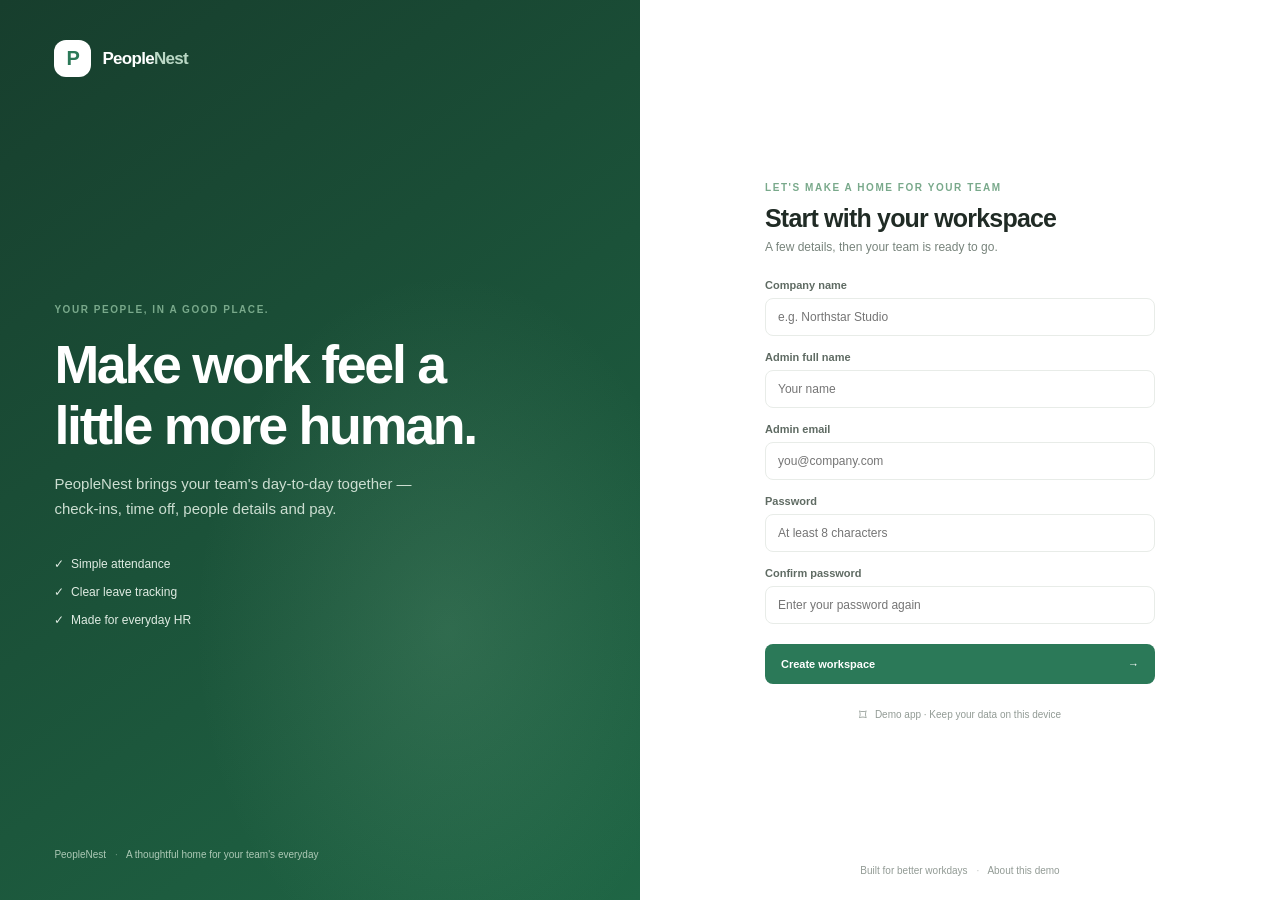
<file: index.html>
<!doctype html>
<html lang="en">
<head>
  <meta charset="utf-8">
  <meta name="viewport" content="width=device-width, initial-scale=1">
  <meta name="theme-color" content="#f5f7f5">
  <title>PeopleNest — Your team's home</title>
  <link rel="stylesheet" href="css/style.css">
</head>
<body class="auth-page">
  <main class="auth-layout">
    <section class="auth-intro">
      <a class="brand brand-light" href="index.html"><span class="brand-symbol">P</span><span>People<span class="brand-lite">Nest</span></span></a>
      <div class="intro-copy">
        <span class="eyebrow">YOUR PEOPLE, IN A GOOD PLACE.</span>
        <h1>Make work feel a little more human.</h1>
        <p>PeopleNest brings your team's day-to-day together — check-ins, time off, people details and pay.</p>
        <div class="intro-points"><span>✓ &nbsp;Simple attendance</span><span>✓ &nbsp;Clear leave tracking</span><span>✓ &nbsp;Made for everyday HR</span></div>
      </div>
      <div class="intro-footer">PeopleNest <span>·</span> A thoughtful home for your team's everyday</div>
    </section>
    <section class="auth-form-side">
      <div class="mobile-brand"><span class="brand-symbol">P</span><span>People<span class="brand-lite">Nest</span></span></div>
      <div class="auth-card">
        <div class="auth-heading"><span class="eyebrow" id="auth-eyebrow">WELCOME BACK</span><h2 id="auth-title">Sign in to your workspace</h2><p id="auth-description">Enter your details to continue.</p></div>
        <div id="auth-message" class="message" hidden></div>
        <form id="setup-form" hidden>
          <label class="field"><span>Company name</span><input name="companyName" required maxlength="80" placeholder="e.g. Northstar Studio"></label>
          <label class="field"><span>Admin full name</span><input name="fullName" required maxlength="80" placeholder="Your name"></label>
          <label class="field"><span>Admin email</span><input name="email" type="email" required autocomplete="email" placeholder="you@company.com"></label>
          <label class="field"><span>Password</span><input name="password" type="password" minlength="8" required autocomplete="new-password" placeholder="At least 8 characters"></label>
          <label class="field"><span>Confirm password</span><input name="confirmPassword" type="password" minlength="8" required autocomplete="new-password" placeholder="Enter your password again"></label>
          <button class="button button-primary button-wide" type="submit"><span>Create workspace</span><span>→</span></button>
        </form>
        <form id="login-form" hidden>
          <label class="field"><span>Email address</span><input name="email" type="email" required autocomplete="username" placeholder="you@company.com"></label>
          <label class="field"><span>Password</span><input name="password" type="password" required autocomplete="current-password" placeholder="Your password"></label>
          <button class="button button-primary button-wide" type="submit"><span>Sign in</span><span>→</span></button>
        </form>
        <div class="auth-note"><span class="lock-icon">⌑</span> Demo app · Keep your data on this device</div>
      </div>
      <div class="auth-bottom">Built for better workdays <span>·</span> <a href="README.md">About this demo</a></div>
    </section>
  </main>
  <div id="toast" class="toast" role="status" aria-live="polite"></div>
  <script src="js/storage.js"></script>
  <script src="js/auth.js"></script>
</body>
</html>
</file>
<file: css/style.css>
:root {
  font-family: "DM Sans", "Segoe UI", sans-serif;
  color: #202b25;
  background: #f5f7f5;
  font-synthesis: none;
  text-rendering: optimizeLegibility;
  --green: #2b7958;
  --green-dark: #216447;
  --green-soft: #e9f3ed;
  --ink: #202b25;
  --muted: #78847c;
  --line: #e8ece8;
  --surface: #fff;
  --canvas: #f5f7f5;
  --amber: #ab762a;
  --amber-soft: #fff5e3;
  --red: #b94f45;
  --red-soft: #fff0ee;
  --blue: #557fa8;
  --blue-soft: #edf4fa;
  --shadow: 0 16px 50px rgba(27, 44, 34, .08);
}
* { box-sizing: border-box; }
[hidden] { display: none !important; }
body { margin: 0; min-width: 320px; min-height: 100vh; background: var(--canvas); color: var(--ink); }
body.dark { --ink:#e7eee9; --muted:#9aa99f; --line:#2b3a31; --surface:#1d2922; --canvas:#141d18; --green-soft:#233b2e; --amber-soft:#3c3323; --red-soft:#3c2826; --blue-soft:#253442; }
button,input,select,textarea { font: inherit; }
button { cursor: pointer; }
a { color: inherit; }
.brand { display:flex;align-items:center;gap:11px;text-decoration:none;color:var(--ink);font:800 17px Manrope,sans-serif;letter-spacing:-.7px; }
.brand-symbol { display:grid;place-items:center;width:37px;height:37px;border-radius:12px;background:var(--green);color:#fff;font:800 20px Manrope,sans-serif; }
.brand-lite { color:var(--green);font-weight:600; }
.auth-page { min-height:100vh;background:#fff; }
.auth-layout { min-height:100vh;display:grid;grid-template-columns:1fr 1fr; }
.auth-intro { display:flex;flex-direction:column;justify-content:space-between;padding:40px 8.5%;color:#fff;background:radial-gradient(ellipse at 70% 70%,rgba(159,205,172,.15),transparent 40%),linear-gradient(145deg,#173e2d,#1f6645); }
.brand-light { color:#fff; }
.brand-light .brand-symbol { color:var(--green);background:#fff; }
.brand-light .brand-lite { color:#bad8c5; }
.intro-copy { max-width:480px;margin:auto 0; }
.eyebrow { color:#79a98b;font-size:10px;font-weight:700;letter-spacing:1.55px; }
.intro-copy h1 { font:800 clamp(36px,4.2vw,57px)/1.12 Manrope,sans-serif;letter-spacing:-2.3px;margin:17px 0 16px; }
.intro-copy p { color:#ccded1;font-size:15px;line-height:1.7;max-width:390px; }
.intro-points { display:grid;gap:14px;margin-top:35px;color:#e0ece3;font-size:12px; }
.intro-footer,.auth-bottom { color:#adc9b6;font-size:10px; }
.intro-footer span,.auth-bottom span { opacity:.55;padding:0 6px; }
.auth-form-side { display:flex;flex-direction:column;align-items:center;justify-content:center;padding:35px 24px;position:relative; }
.auth-card { width:min(390px,100%); }
.auth-heading { margin-bottom:25px; }
.auth-heading h2 { font:800 25px Manrope,sans-serif;letter-spacing:-.8px;margin:9px 0 7px; }
.auth-heading p { color:var(--muted);font-size:12px;margin:0; }
.auth-card form { display:grid;gap:15px; }
.field { display:grid;gap:7px;min-width:0; }
.field>span,.field>label { color:#5f6b63;font-size:11px;font-weight:700; }
body.dark .field>span,body.dark .field>label { color:#c3d0c7; }
.field input,.field select,.field textarea,.control { width:100%;border:1px solid var(--line);border-radius:8px;padding:11px 12px;color:var(--ink);background:var(--surface);outline:none;font-size:12px;transition:border-color .15s,box-shadow .15s; }
.field textarea { resize:vertical;min-height:84px; }
.field input:focus,.field select:focus,.field textarea:focus,.control:focus { border-color:#81ae91;box-shadow:0 0 0 3px rgba(43,121,88,.1); }
.button { display:inline-flex;align-items:center;justify-content:center;gap:8px;border:1px solid transparent;border-radius:8px;padding:10px 14px;font-size:11px;font-weight:700;transition:background .15s,border .15s,transform .15s;text-decoration:none; }
.button:disabled { opacity:.6;cursor:wait; }
.button-primary { background:var(--green);color:#fff; }
.button-primary:hover { background:var(--green-dark); }
.button-secondary { background:var(--surface);color:var(--ink);border-color:var(--line); }
.button-secondary:hover { border-color:#b7c8bb;color:var(--green); }
.button-danger { background:var(--red-soft);color:var(--red); }
.button-small { padding:7px 10px;font-size:10px; }
.button-wide { width:100%;margin-top:5px;justify-content:space-between;padding:13px 15px; }
.message { border-radius:7px;padding:10px 12px;margin-bottom:15px;font-size:11px; }
.message.error { color:var(--red);background:var(--red-soft); }
.message.success { color:var(--green);background:var(--green-soft); }
.auth-note { display:flex;align-items:center;justify-content:center;gap:8px;color:#929b95;font-size:10px;margin-top:22px; }
.lock-icon { font-size:15px; }
.auth-bottom { position:absolute;bottom:24px;color:#929b95; }
.auth-bottom a { text-decoration:none; }
.auth-bottom a:hover { color:var(--green); }
.mobile-brand { display:none; }
.app-shell { min-height:100vh; }
.sidebar { position:fixed;inset:0 auto 0 0;width:246px;display:flex;flex-direction:column;padding:23px 16px 17px;background:var(--surface);border-right:1px solid var(--line);z-index:5; }
.sidebar .brand { padding:0 9px 29px; }
.nav-caption { padding:12px 12px 9px;color:#9aa49c;font-size:9px;font-weight:700;letter-spacing:1.25px;text-transform:uppercase; }
.nav-list { display:grid;gap:4px; }
.nav-link { display:flex;align-items:center;gap:11px;width:100%;padding:10px 12px;border:0;border-radius:8px;background:transparent;color:var(--muted);text-decoration:none;font-size:11px;font-weight:600;transition:.15s; }
.nav-link:hover { color:var(--green);background:var(--green-soft); }
.nav-link.active { background:var(--green-soft);color:var(--green-dark); }
.nav-icon { display:inline-grid;place-items:center;width:18px;font-size:15px; }
.side-bottom { margin-top:auto; }
.side-tools { display:flex;gap:6px;margin:0 2px 12px; }
.side-tool { flex:1;border:1px solid var(--line);border-radius:7px;padding:8px 7px;background:transparent;color:var(--muted);font-size:10px; }
.side-tool:hover { color:var(--green);border-color:#b5cbbc; }
.profile-chip { display:flex;align-items:center;gap:9px;border-top:1px solid var(--line);padding:15px 7px 2px; }
.avatar { width:33px;height:33px;display:grid;place-items:center;flex:none;border-radius:10px;background:var(--green-soft);color:var(--green);font-size:10px;font-weight:800; }
.profile-text { min-width:0;flex:1; }
.profile-text strong,.profile-text span { display:block;overflow:hidden;text-overflow:ellipsis;white-space:nowrap; }
.profile-text strong { font-size:10px; }
.profile-text span { color:var(--muted);font-size:9px;margin-top:3px; }
.logout { width:27px;height:27px;border:0;border-radius:6px;background:transparent;color:var(--muted);font-size:14px; }
.logout:hover { background:var(--red-soft);color:var(--red); }
.main-area { margin-left:246px;min-height:100vh; }
.topbar { height:73px;display:flex;align-items:center;justify-content:space-between;padding:0 36px;background:var(--surface);border-bottom:1px solid var(--line); }
.topbar-left { display:flex;align-items:center;gap:11px; }
.topbar-title { font:800 15px Manrope,sans-serif;letter-spacing:-.25px; }
.topbar-subtitle { color:var(--muted);font-size:10px;margin-top:4px; }
.topbar-right { display:flex;align-items:center;gap:13px; }
.today-label { color:var(--muted);font-size:10px; }
.topbar-avatar { display:grid;place-items:center;width:30px;height:30px;border-radius:50%;background:#eef1e8;color:#68784d;font-size:9px;font-weight:800; }
.mobile-menu { display:none; }
.page { max-width:1440px;margin:0 auto;padding:29px 36px 48px; }
.page-heading { display:flex;justify-content:space-between;align-items:flex-start;gap:14px;margin-bottom:21px; }
.page-heading h1 { margin:0;font:800 22px Manrope,sans-serif;letter-spacing:-.8px; }
.page-heading p { margin:6px 0 0;color:var(--muted);font-size:11px; }
.page-actions { display:flex;gap:8px;flex-wrap:wrap; }
.stats-grid { display:grid;grid-template-columns:repeat(5,minmax(0,1fr));gap:12px; }
.stats-grid.stats-four { grid-template-columns:repeat(4,minmax(0,1fr)); }
.stat-card,.panel,.table-card,.report-card { background:var(--surface);border:1px solid var(--line);border-radius:10px; }
.stat-card { min-height:116px;padding:15px 15px 13px; }
.stat-head { display:flex;align-items:center;justify-content:space-between;gap:6px;color:var(--muted);font-size:10px;font-weight:600; }
.stat-icon { width:28px;height:28px;display:grid;place-items:center;border-radius:8px;background:var(--green-soft);color:var(--green);font-size:14px; }
.stat-card:nth-child(2) .stat-icon { background:var(--blue-soft);color:var(--blue); }
.stat-card:nth-child(3) .stat-icon { background:var(--red-soft);color:var(--red); }
.stat-card:nth-child(4) .stat-icon { background:var(--amber-soft);color:var(--amber); }
.stat-value { margin-top:11px;font:800 24px Manrope,sans-serif;letter-spacing:-1px; }
.stat-note { margin-top:4px;color:var(--muted);font-size:9px; }
.content-grid { display:grid;grid-template-columns:minmax(0,1.35fr) minmax(270px,.9fr);gap:14px;margin-top:14px; }
.panel { padding:17px; }
.panel-header { display:flex;align-items:flex-start;justify-content:space-between;gap:10px;margin-bottom:15px; }
.panel-title { font:700 12px Manrope,sans-serif; }
.panel-subtitle { color:var(--muted);font-size:9px;margin-top:4px; }
.plain-link { border:0;background:transparent;padding:4px;color:var(--green);font-size:10px;font-weight:700;text-decoration:none; }
.plain-link:hover { text-decoration:underline; }
.table-card { margin-top:14px;overflow:hidden; }
.table-header { display:flex;align-items:center;justify-content:space-between;gap:12px;padding:15px 17px; }
.table-title { font:700 12px Manrope,sans-serif; }
.table-tools { display:flex;align-items:center;gap:8px;flex-wrap:wrap; }
.search-input,.filter-select { border:1px solid var(--line);border-radius:7px;background:var(--surface);color:var(--ink);padding:8px 10px;font-size:10px;outline:none; }
.search-input { width:190px; }
.search-input:focus,.filter-select:focus { border-color:#81ae91; }
.table-wrap { width:100%;overflow:auto; }
table { width:100%;border-collapse:collapse;white-space:nowrap; }
th { padding:10px 15px;background:color-mix(in srgb,var(--surface) 91%,var(--canvas));border-top:1px solid var(--line);color:#919c94;text-align:left;font-size:8px;letter-spacing:.8px;text-transform:uppercase; }
td { padding:11px 15px;border-top:1px solid var(--line);color:var(--muted);font-size:10px; }
td strong { color:var(--ink);font-weight:600; }
.person-cell { display:flex;align-items:center;gap:8px; }
.person-cell .avatar { width:29px;height:29px;border-radius:8px;font-size:8px; }
.person-cell strong,.person-cell span { display:block; }
.person-cell span { font-size:9px;margin-top:3px;color:var(--muted); }
.status { display:inline-flex;align-items:center;gap:5px;border-radius:30px;padding:5px 8px;background:var(--green-soft);color:var(--green);font-size:8px;font-weight:700; }
.status::before { content:"";width:5px;height:5px;border-radius:50%;background:currentColor; }
.status.warning { background:var(--amber-soft);color:var(--amber); }
.status.danger { background:var(--red-soft);color:var(--red); }
.status.neutral { background:var(--blue-soft);color:var(--blue); }
.row-actions { display:flex;gap:4px; }
.icon-button { width:26px;height:26px;border:0;border-radius:6px;background:transparent;color:#9aa49c;font-size:12px; }
.icon-button:hover { background:var(--green-soft);color:var(--green); }
.icon-button.delete:hover { background:var(--red-soft);color:var(--red); }
.empty-state { padding:25px 15px;color:var(--muted);text-align:center;font-size:10px; }
.empty-state strong { display:block;color:var(--ink);font:700 12px Manrope,sans-serif;margin-bottom:5px; }
.chart-bars { height:165px;display:flex;align-items:flex-end;justify-content:space-around;gap:12px;padding:14px 5px 21px;border-bottom:1px solid var(--line);background:repeating-linear-gradient(to bottom,transparent 0,transparent 40px,color-mix(in srgb,var(--line) 75%,transparent) 41px); }
.chart-day { height:100%;flex:1;display:flex;flex-direction:column;align-items:center;justify-content:flex-end;gap:5px; }
.chart-stack { width:min(28px,75%);height:115px;display:flex;flex-direction:column;justify-content:flex-end;gap:2px; }
.chart-bar { min-height:2px;border-radius:4px 4px 0 0;background:#b1d5bc; }
.chart-bar.present { background:var(--green); }
.chart-label { color:var(--muted);font-size:8px;margin-bottom:-16px; }
.legend { display:flex;gap:13px;margin-top:23px;color:var(--muted);font-size:9px; }
.legend span::before { content:"";display:inline-block;width:7px;height:7px;border-radius:50%;margin-right:5px;background:#b1d5bc; }
.legend span:first-child::before { background:var(--green); }
.alert-list,.activity-list { display:grid;gap:11px; }
.alert-row,.activity-row { display:flex;align-items:center;gap:9px; }
.alert-row .avatar,.activity-row .avatar { width:29px;height:29px;border-radius:8px;font-size:8px; }
.alert-copy { min-width:0;flex:1; }
.alert-copy strong,.alert-copy span { display:block;overflow:hidden;text-overflow:ellipsis;white-space:nowrap; }
.alert-copy strong { font-size:10px; }
.alert-copy span { margin-top:3px;color:var(--muted);font-size:9px; }
.alert-time { white-space:nowrap;color:var(--muted);font-size:9px; }
.two-col { display:grid;grid-template-columns:1fr 1fr;gap:14px; }
.stat-grid-three { display:grid;grid-template-columns:repeat(3,minmax(0,1fr));gap:12px; }
.report-card { padding:15px; }
.report-card span { color:var(--muted);font-size:10px; }
.report-card strong { display:block;margin-top:9px;font:800 19px Manrope,sans-serif;letter-spacing:-.6px; }
.report-card small { display:block;margin-top:4px;color:var(--muted);font-size:9px; }
.settings-form { max-width:760px; }
.form-grid { display:grid;grid-template-columns:1fr 1fr;gap:13px; }
.field-full { grid-column:1/-1; }
.form-actions { display:flex;justify-content:flex-end;gap:8px;margin-top:18px; }
.weekday-grid { display:grid;grid-template-columns:repeat(7,minmax(0,1fr));gap:7px; }
.weekday-option { display:flex;align-items:center;justify-content:center;gap:5px;border:1px solid var(--line);border-radius:7px;padding:9px 4px;color:var(--muted);font-size:9px;cursor:pointer; }
.weekday-option:has(input:checked) { border-color:#9bbba4;background:var(--green-soft);color:var(--green-dark); }
.weekday-option input { accent-color:var(--green); }
.profile-block { display:flex;align-items:center;gap:13px;margin-bottom:20px; }
.profile-block .avatar { width:50px;height:50px;border-radius:14px;font-size:14px; }
.profile-block h2 { margin:0;font:800 17px Manrope,sans-serif; }
.profile-block p { margin:5px 0 0;color:var(--muted);font-size:10px; }
.attendance-controls { display:flex;gap:8px;flex-wrap:wrap;margin-top:16px; }
.attendance-status { display:flex;align-items:center;justify-content:space-between;gap:12px;padding:12px 13px;border:1px solid var(--line);border-radius:8px;background:color-mix(in srgb,var(--surface) 85%,var(--canvas)); }
.attendance-status strong { font-size:10px; }
.hours-value { font:800 19px Manrope,sans-serif; }
.helper-card { overflow:hidden; }
.chat-messages { display:grid;gap:9px;min-height:95px;max-height:210px;overflow:auto;padding-right:2px; }
.chat-message { max-width:91%;border-radius:9px;padding:9px 10px;font-size:9px;line-height:1.55;background:color-mix(in srgb,var(--surface) 78%,var(--canvas));color:var(--muted); }
.chat-message.user { justify-self:end;background:var(--green-soft);color:var(--green-dark); }
.chat-form { display:flex;gap:6px;margin-top:12px; }
.chat-form input { min-width:0;flex:1;border:1px solid var(--line);border-radius:7px;padding:9px 10px;background:var(--surface);color:var(--ink);font-size:10px;outline:none; }
.chat-form button { border:0;border-radius:7px;background:var(--green);color:white;padding:0 12px;font-size:11px; }
.payslip { max-width:830px;margin:0 auto;background:var(--surface);border:1px solid var(--line);border-radius:10px;padding:30px; }
.payslip-head { display:flex;align-items:flex-start;justify-content:space-between;gap:14px;padding-bottom:20px;border-bottom:1px solid var(--line); }
.payslip-brand { display:flex;align-items:center;gap:10px; }
.payslip-brand h2 { margin:0;font:800 16px Manrope,sans-serif; }
.payslip-brand p { margin:4px 0 0;color:var(--muted);font-size:9px; }
.payslip-title { text-align:right; }
.payslip-title span { color:var(--green);font-size:9px;font-weight:700;letter-spacing:1px; }
.payslip-title h1 { margin:5px 0 0;font:800 20px Manrope,sans-serif; }
.payslip-info { display:grid;grid-template-columns:1fr 1fr;gap:9px 24px;padding:18px 0;border-bottom:1px solid var(--line); }
.info-pair { display:flex;justify-content:space-between;gap:10px;font-size:10px; }
.info-pair span { color:var(--muted); }
.salary-table { margin:18px 0; }
.salary-total { display:flex;justify-content:space-between;align-items:center;border-radius:8px;padding:15px;background:var(--green-soft);color:var(--green-dark); }
.salary-total span { font-size:11px;font-weight:700; }
.salary-total strong { font:800 20px Manrope,sans-serif; }
.payslip-note { color:var(--muted);font-size:9px;line-height:1.6;margin-top:17px; }
.modal-backdrop { position:fixed;inset:0;z-index:20;display:grid;place-items:center;padding:16px;background:rgba(15,28,20,.43); }
.modal-card { width:min(470px,100%);max-height:90vh;overflow:auto;background:var(--surface);border:1px solid var(--line);border-radius:12px;padding:19px;box-shadow:var(--shadow); }
.modal-head { display:flex;align-items:flex-start;justify-content:space-between;margin-bottom:16px; }
.modal-head h2 { margin:0;font:800 15px Manrope,sans-serif; }
.modal-head p { margin:5px 0 0;color:var(--muted);font-size:10px; }
.modal-close { border:0;border-radius:6px;background:color-mix(in srgb,var(--surface) 70%,var(--canvas));color:var(--muted);width:27px;height:27px; }
.modal-card form { display:grid;gap:12px; }
.loading-screen { min-height:100vh;display:grid;place-content:center;justify-items:center;gap:12px;color:var(--muted);font-size:11px; }
.spinner { width:23px;height:23px;border:2px solid var(--line);border-top-color:var(--green);border-radius:50%;animation:spin .7s linear infinite; }
@keyframes spin { to { transform:rotate(360deg); } }
.toast { position:fixed;left:50%;bottom:22px;z-index:30;max-width:calc(100% - 24px);transform:translate(-50%,18px);opacity:0;pointer-events:none;border-radius:8px;background:#24382c;color:#fff;padding:11px 15px;box-shadow:var(--shadow);font-size:10px;transition:.2s; }
.toast.show { transform:translate(-50%,0);opacity:1; }
.toast.error { background:#853b35; }
.empty-wrap { padding:26px 15px;text-align:center;color:var(--muted);font-size:10px; }
.empty-wrap strong { display:block;margin-bottom:5px;color:var(--ink);font:700 12px Manrope,sans-serif; }
.muted-note { color:var(--muted);font-size:9px;line-height:1.55; }
.inline-meta { display:flex;align-items:center;gap:8px;flex-wrap:wrap; }
.checkbox-row { display:flex;align-items:center;gap:8px;color:var(--muted);font-size:10px; }
.checkbox-row input { accent-color:var(--green); }
.no-print { }
@media(max-width:1120px) {
  .sidebar { width:220px; }
  .main-area { margin-left:220px; }
  .page { padding:25px 24px 40px; }
  .topbar { padding:0 24px; }
  .stats-grid { grid-template-columns:repeat(3,minmax(0,1fr)); }
  .stats-grid.stats-four { grid-template-columns:repeat(2,minmax(0,1fr)); }
}
@media(max-width:780px) {
  .sidebar { width:252px;transform:translateX(-100%);transition:transform .2s ease;box-shadow:var(--shadow); }
  .sidebar.open { transform:translateX(0); }
  .sidebar-overlay.show { position:fixed;inset:0;z-index:4;background:rgba(12,26,17,.32); }
  .main-area { margin-left:0; }
  .topbar { height:65px;padding:0 16px; }
  .mobile-menu { display:grid;place-items:center;width:29px;height:29px;border:0;border-radius:6px;background:transparent;color:var(--ink);font-size:16px; }
  .page { padding:22px 15px 35px; }
  .content-grid,.two-col { grid-template-columns:1fr; }
  .today-label { display:none; }
  .auth-layout { grid-template-columns:1fr; }
  .auth-intro { display:none; }
  .auth-form-side { min-height:100vh;padding:78px 22px 65px; }
  .mobile-brand { position:absolute;top:24px;left:22px;display:flex;align-items:center;gap:9px;font:800 15px Manrope,sans-serif; }
  .mobile-brand .brand-symbol { width:31px;height:31px;border-radius:10px;font-size:16px; }
}
@media(max-width:520px) {
  .stats-grid { grid-template-columns:repeat(2,minmax(0,1fr));gap:8px; }
  .stat-card { padding:12px;min-height:105px; }
  .stat-value { font-size:21px; }
  .stat-head { font-size:9px; }
  .page-heading { display:block; }
  .page-heading .page-actions { margin-top:13px; }
  .stat-grid-three { grid-template-columns:1fr 1fr; }
  .form-grid,.payslip-info { grid-template-columns:1fr; }
  .field-full { grid-column:auto; }
  .table-header { align-items:flex-start;flex-direction:column; }
  .table-tools { width:100%; }
  .search-input { flex:1;width:auto; }
  .weekday-grid { grid-template-columns:repeat(4,minmax(0,1fr)); }
  .payslip { padding:17px; }
  .payslip-head { flex-direction:column; }
  .payslip-title { text-align:left; }
}
@media print {
  body { background:#fff !important;color:#111 !important; }
  body * { visibility:hidden; }
  #payslip-print,#payslip-print * { visibility:visible; }
  #payslip-print { position:absolute;left:0;top:0;width:100%;border:0;box-shadow:none;padding:0;color:#111;background:#fff; }
  #payslip-print .salary-total { background:#e9f3ed !important; }
  .no-print { display:none !important; }
}
</file>
